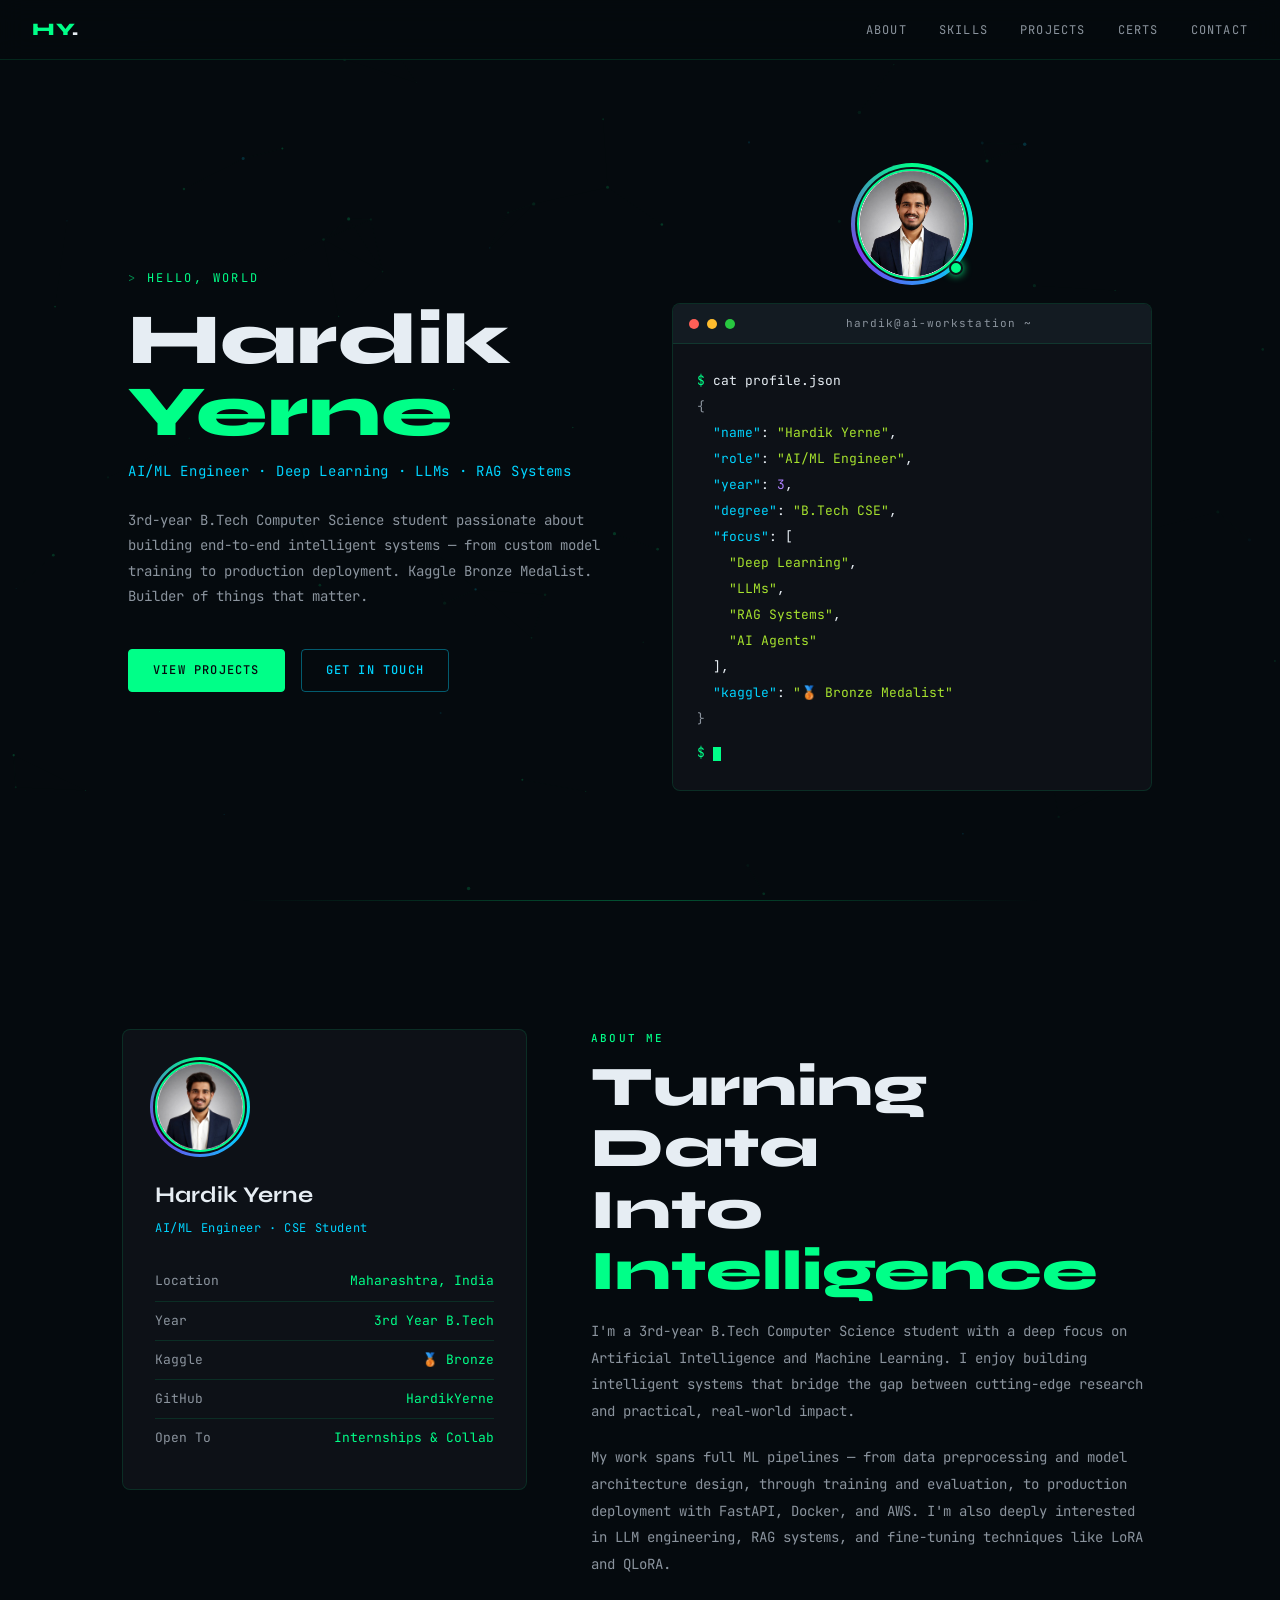
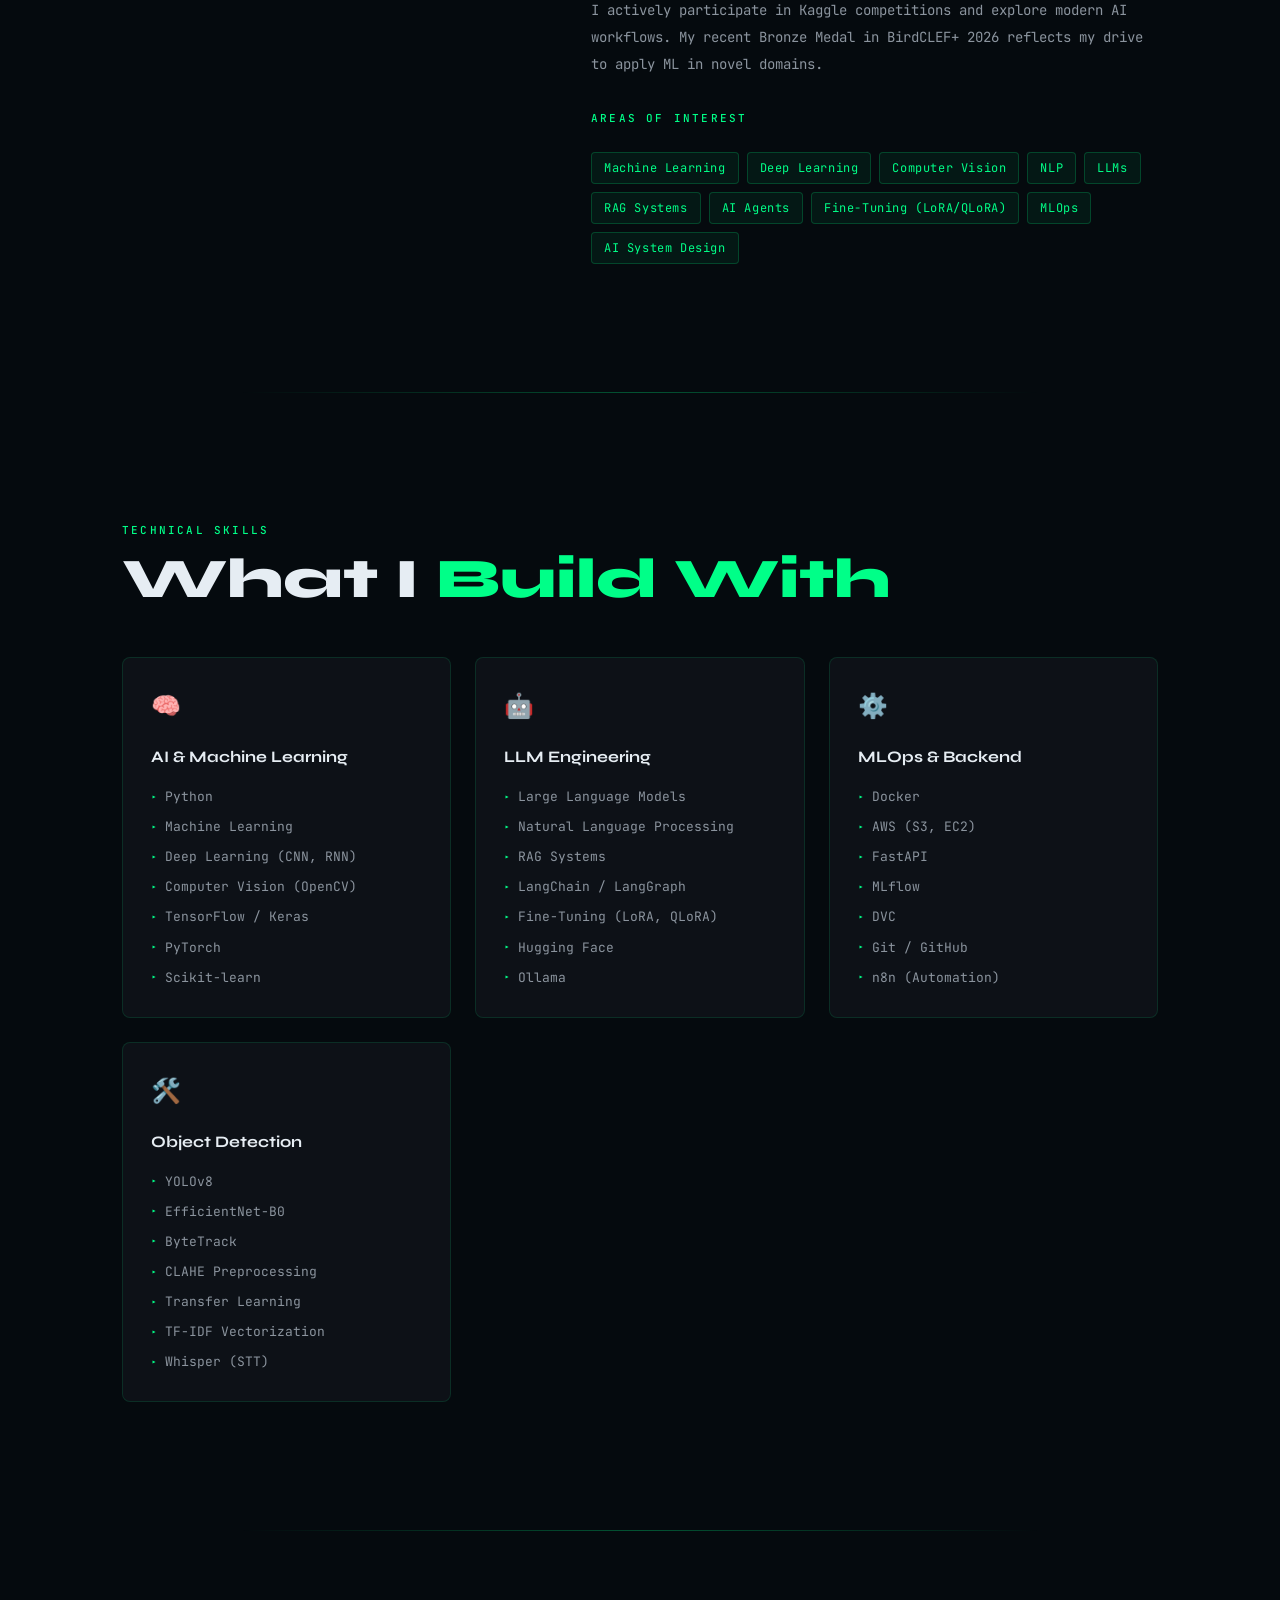
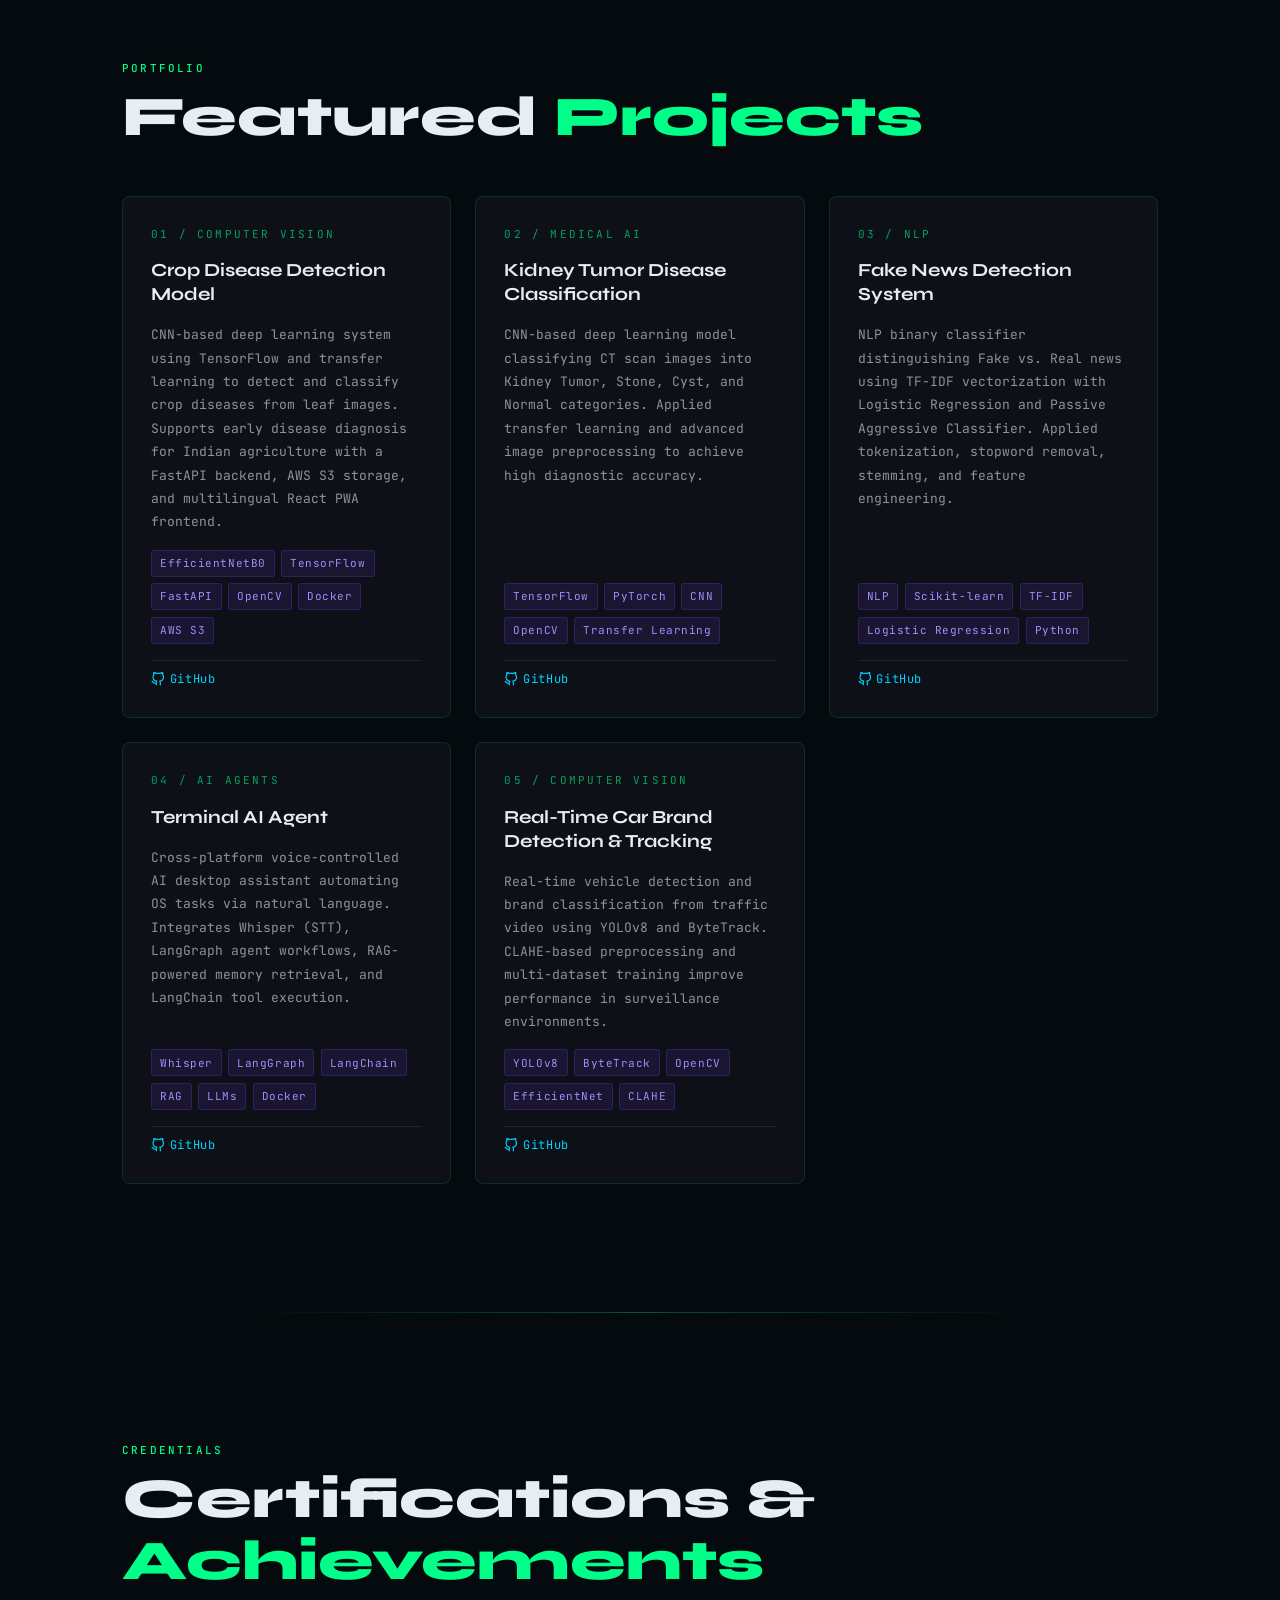
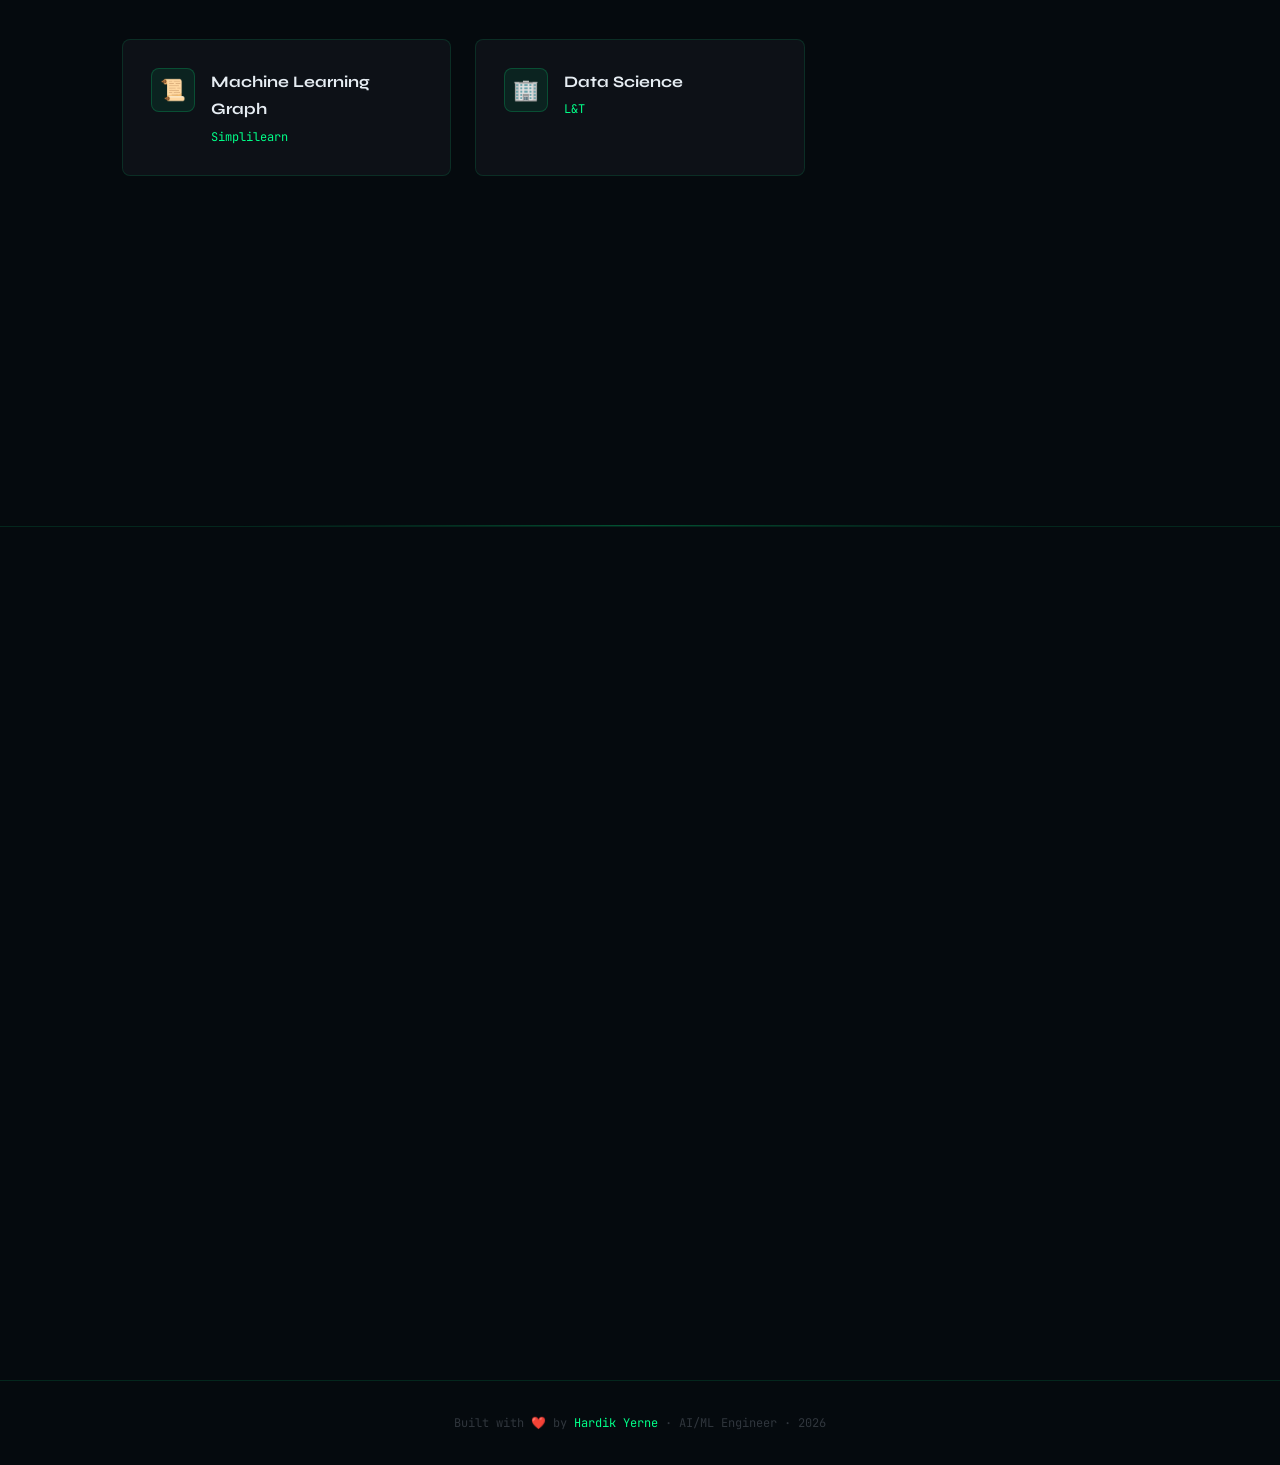
<file: index.html>
<!DOCTYPE html>
<html lang="en">
<head>
  <meta charset="UTF-8" />
  <meta name="viewport" content="width=device-width, initial-scale=1.0" />
  <title>Hardik Yerne — AI/ML Engineer</title>
  <meta name="description" content="Hardik Yerne - AI/ML Engineer | Deep Learning | LLMs | RAG Systems | AI Agents" />
  <meta name="keywords" content="Hardik Yerne, AI, ML, Deep Learning, LLM, RAG, Computer Vision, Python" />
  <meta name="author" content="Hardik Yerne" />

  <!-- Open Graph -->
  <meta property="og:title" content="Hardik Yerne — AI/ML Engineer" />
  <meta property="og:description" content="3rd year B.Tech CSE student | Deep Learning | LLMs | RAG | Kaggle Bronze Medalist" />
  <meta property="og:type" content="website" />
  <meta property="og:image" content="assets/images/profile.jpg" />

  <!-- Fonts -->
  <link rel="preconnect" href="https://fonts.googleapis.com" />
  <link rel="preconnect" href="https://fonts.gstatic.com" crossorigin />
  <link href="https://fonts.googleapis.com/css2?family=JetBrains+Mono:wght@300;400;500;700&family=Syne:wght@400;600;700;800&display=swap" rel="stylesheet" />

  <!-- Stylesheet -->
  <link rel="stylesheet" href="assets/css/style.css" />

  <style>
    /* ── SOCIAL GRID EXTENSION ── */
    .social-grid {
      display: grid;
      grid-template-columns: repeat(auto-fit, minmax(160px, 1fr));
      gap: 0.75rem;
      margin-bottom: 2.5rem;
    }

    .social-card {
      display: flex;
      align-items: center;
      gap: 0.65rem;
      padding: 0.75rem 1rem;
      background: var(--surface);
      border: 1px solid var(--border);
      border-radius: 8px;
      color: var(--muted);
      text-decoration: none;
      font-size: 12px;
      font-family: var(--mono);
      letter-spacing: 0.04em;
      transition: all 0.2s;
      position: relative;
      overflow: hidden;
    }

    .social-card::before {
      content: '';
      position: absolute;
      inset: 0;
      background: var(--card-color, var(--accent));
      opacity: 0;
      transition: opacity 0.2s;
    }

    .social-card:hover {
      border-color: var(--card-color, var(--accent));
      color: var(--card-color, var(--accent));
      transform: translateY(-2px);
      box-shadow: 0 4px 20px rgba(0,0,0,0.3);
    }

    .social-card:hover::before { opacity: 0.05; }

    .social-card svg {
      width: 17px;
      height: 17px;
      flex-shrink: 0;
      position: relative;
      z-index: 1;
      transition: color 0.2s;
    }

    .social-card span {
      position: relative;
      z-index: 1;
      font-weight: 500;
    }

    .social-card .social-handle {
      font-size: 10px;
      opacity: 0.6;
      display: block;
      margin-top: 1px;
    }

    .social-card-inner {
      display: flex;
      flex-direction: column;
      position: relative;
      z-index: 1;
    }

    /* Gmail CTA */
    .email-cta {
      margin-top: 1rem;
      padding: 1.25rem 2rem;
      background: var(--surface);
      border: 1px solid rgba(0,255,136,0.2);
      border-radius: 10px;
      display: flex;
      align-items: center;
      justify-content: space-between;
      gap: 1rem;
      flex-wrap: wrap;
    }

    .email-cta-left { font-size: 13px; color: var(--muted); }
    .email-cta-left strong { display: block; font-size: 15px; color: var(--text); margin-bottom: 0.2rem; font-family: var(--display); }
    .email-cta-link {
      display: flex;
      align-items: center;
      gap: 0.5rem;
      padding: 0.65rem 1.25rem;
      background: var(--accent);
      color: #050a0e;
      border-radius: 6px;
      font-size: 12px;
      font-weight: 700;
      letter-spacing: 0.08em;
      text-decoration: none;
      text-transform: uppercase;
      transition: all 0.2s;
      white-space: nowrap;
    }
    .email-cta-link:hover { background: transparent; color: var(--accent); border: 1px solid var(--accent); }
    .email-cta-link svg { width: 14px; height: 14px; }
  </style>
</head>
<body>

<canvas id="canvas"></canvas>

<!-- NAV -->
<nav>
  <a href="#home" class="nav-logo">HY<span>.</span></a>
  <ul class="nav-links" id="navLinks">
    <li><a href="#about">About</a></li>
    <li><a href="#skills">Skills</a></li>
    <li><a href="#projects">Projects</a></li>
    <li><a href="#certifications">Certs</a></li>
    <li><a href="#contact">Contact</a></li>
  </ul>
  <button class="nav-hamburger" id="hamburger" aria-label="Menu">
    <span></span><span></span><span></span>
  </button>
</nav>

<!-- HERO -->
<section id="home">
  <div class="container">
    <div class="hero-inner">
      <div class="hero-left">
        <p class="hero-greeting">Hello, World</p>
        <h1 class="hero-name">Hardik<br><span class="highlight">Yerne</span></h1>
        <p class="hero-headline">AI/ML Engineer · Deep Learning · LLMs · RAG Systems</p>
        <p class="hero-bio">
          3rd-year B.Tech Computer Science student passionate about building
          end-to-end intelligent systems — from custom model training to production deployment.
          Kaggle Bronze Medalist. Builder of things that matter.
        </p>
        <div class="hero-cta">
          <a href="#projects" class="btn btn-primary">View Projects</a>
          <a href="#contact" class="btn btn-outline">Get in Touch</a>
        </div>
      </div>
      <div class="hero-right">
        <div class="hero-photo-wrap">
          <div class="hero-avatar-ring"></div>
          <img src="assets/images/profile.jpg" alt="Hardik Yerne" class="hero-avatar-img" />
          <div class="hero-status-dot"></div>
        </div>
        <div class="hero-terminal">
          <div class="terminal-bar">
            <div class="dot dot-r"></div>
            <div class="dot dot-y"></div>
            <div class="dot dot-g"></div>
            <span class="terminal-title">hardik@ai-workstation ~ </span>
          </div>
          <div class="terminal-body">
            <div><span class="t-prompt">$ </span><span class="t-cmd">cat profile.json</span></div>
            <div class="t-out">{</div>
            <div>&nbsp;&nbsp;<span class="t-key">"name"</span>: <span class="t-str">"Hardik Yerne"</span>,</div>
            <div>&nbsp;&nbsp;<span class="t-key">"role"</span>: <span class="t-str">"AI/ML Engineer"</span>,</div>
            <div>&nbsp;&nbsp;<span class="t-key">"year"</span>: <span class="t-num">3</span>,</div>
            <div>&nbsp;&nbsp;<span class="t-key">"degree"</span>: <span class="t-str">"B.Tech CSE"</span>,</div>
            <div>&nbsp;&nbsp;<span class="t-key">"focus"</span>: [</div>
            <div>&nbsp;&nbsp;&nbsp;&nbsp;<span class="t-str">"Deep Learning"</span>,</div>
            <div>&nbsp;&nbsp;&nbsp;&nbsp;<span class="t-str">"LLMs"</span>,</div>
            <div>&nbsp;&nbsp;&nbsp;&nbsp;<span class="t-str">"RAG Systems"</span>,</div>
            <div>&nbsp;&nbsp;&nbsp;&nbsp;<span class="t-str">"AI Agents"</span></div>
            <div>&nbsp;&nbsp;],</div>
            <div>&nbsp;&nbsp;<span class="t-key">"kaggle"</span>: <span class="t-str">"🥉 Bronze Medalist"</span></div>
            <div class="t-out">}</div>
            <div style="margin-top:0.5rem"><span class="t-prompt">$ </span><span class="t-cursor"></span></div>
          </div>
        </div>
      </div>
    </div>
  </div>
</section>

<div class="glow-line"></div>

<!-- ABOUT -->
<section id="about">
  <div class="container">
    <div class="about-grid">
      <div class="about-card fade-in">
        <div class="about-avatar-wrap">
          <div class="avatar-ring"></div>
          <img src="assets/images/profile.jpg" alt="Hardik Yerne" class="about-avatar-img" />
        </div>
        <div class="about-name">Hardik Yerne</div>
        <div class="about-role">AI/ML Engineer · CSE Student</div>
        <div class="about-stat"><span class="about-stat-key">Location</span><span class="about-stat-val">Maharashtra, India</span></div>
        <div class="about-stat"><span class="about-stat-key">Year</span><span class="about-stat-val">3rd Year B.Tech</span></div>
        <div class="about-stat"><span class="about-stat-key">Kaggle</span><span class="about-stat-val">🥉 Bronze</span></div>
        <div class="about-stat"><span class="about-stat-key">GitHub</span><span class="about-stat-val">HardikYerne</span></div>
        <div class="about-stat"><span class="about-stat-key">Open To</span><span class="about-stat-val">Internships & Collab</span></div>
      </div>

      <div class="about-content">
        <p class="section-label fade-in">About Me</p>
        <h2 class="section-title fade-in">Turning Data<br>Into <span style="color:var(--accent)">Intelligence</span></h2>
        <p class="fade-in" style="color:var(--muted);line-height:1.9;margin-bottom:1.25rem">
          I'm a 3rd-year B.Tech Computer Science student with a deep focus on Artificial Intelligence
          and Machine Learning. I enjoy building intelligent systems that bridge the gap between
          cutting-edge research and practical, real-world impact.
        </p>
        <p class="fade-in" style="color:var(--muted);line-height:1.9;margin-bottom:1.25rem">
          My work spans full ML pipelines — from data preprocessing and model architecture design,
          through training and evaluation, to production deployment with FastAPI, Docker, and AWS.
          I'm also deeply interested in LLM engineering, RAG systems, and fine-tuning techniques
          like LoRA and QLoRA.
        </p>
        <p class="fade-in" style="color:var(--muted);line-height:1.9;margin-bottom:2rem">
          I actively participate in Kaggle competitions and explore modern AI workflows.
          My recent Bronze Medal in BirdCLEF+ 2026 reflects my drive to apply ML in novel domains.
        </p>
        <div class="fade-in">
          <p class="section-label" style="margin-bottom:0.75rem">Areas of Interest</p>
          <div class="about-interests">
            <span class="tag">Machine Learning</span>
            <span class="tag">Deep Learning</span>
            <span class="tag">Computer Vision</span>
            <span class="tag">NLP</span>
            <span class="tag">LLMs</span>
            <span class="tag">RAG Systems</span>
            <span class="tag">AI Agents</span>
            <span class="tag">Fine-Tuning (LoRA/QLoRA)</span>
            <span class="tag">MLOps</span>
            <span class="tag">AI System Design</span>
          </div>
        </div>
      </div>
    </div>
  </div>
</section>

<div class="glow-line"></div>

<!-- SKILLS -->
<section id="skills">
  <div class="container">
    <p class="section-label fade-in">Technical Skills</p>
    <h2 class="section-title fade-in">What I <span style="color:var(--accent)">Build With</span></h2>
    <div class="skills-grid">
      <div class="skill-category fade-in">
        <div class="skill-cat-icon">🧠</div>
        <div class="skill-cat-title">AI & Machine Learning</div>
        <ul class="skill-list">
          <li class="skill-item">Python</li>
          <li class="skill-item">Machine Learning</li>
          <li class="skill-item">Deep Learning (CNN, RNN)</li>
          <li class="skill-item">Computer Vision (OpenCV)</li>
          <li class="skill-item">TensorFlow / Keras</li>
          <li class="skill-item">PyTorch</li>
          <li class="skill-item">Scikit-learn</li>
        </ul>
      </div>
      <div class="skill-category fade-in">
        <div class="skill-cat-icon">🤖</div>
        <div class="skill-cat-title">LLM Engineering</div>
        <ul class="skill-list">
          <li class="skill-item">Large Language Models</li>
          <li class="skill-item">Natural Language Processing</li>
          <li class="skill-item">RAG Systems</li>
          <li class="skill-item">LangChain / LangGraph</li>
          <li class="skill-item">Fine-Tuning (LoRA, QLoRA)</li>
          <li class="skill-item">Hugging Face</li>
          <li class="skill-item">Ollama</li>
        </ul>
      </div>
      <div class="skill-category fade-in">
        <div class="skill-cat-icon">⚙️</div>
        <div class="skill-cat-title">MLOps & Backend</div>
        <ul class="skill-list">
          <li class="skill-item">Docker</li>
          <li class="skill-item">AWS (S3, EC2)</li>
          <li class="skill-item">FastAPI</li>
          <li class="skill-item">MLflow</li>
          <li class="skill-item">DVC</li>
          <li class="skill-item">Git / GitHub</li>
          <li class="skill-item">n8n (Automation)</li>
        </ul>
      </div>
      <div class="skill-category fade-in">
        <div class="skill-cat-icon">🛠️</div>
        <div class="skill-cat-title">Object Detection</div>
        <ul class="skill-list">
          <li class="skill-item">YOLOv8</li>
          <li class="skill-item">EfficientNet-B0</li>
          <li class="skill-item">ByteTrack</li>
          <li class="skill-item">CLAHE Preprocessing</li>
          <li class="skill-item">Transfer Learning</li>
          <li class="skill-item">TF-IDF Vectorization</li>
          <li class="skill-item">Whisper (STT)</li>
        </ul>
      </div>
    </div>
  </div>
</section>

<div class="glow-line"></div>

<!-- PROJECTS -->
<section id="projects">
  <div class="container">
    <p class="section-label fade-in">Portfolio</p>
    <h2 class="section-title fade-in">Featured <span style="color:var(--accent)">Projects</span></h2>
    <div class="projects-grid">

      <div class="project-card fade-in">
        <div class="project-num">01 / COMPUTER VISION</div>
        <div class="project-title">Crop Disease Detection Model</div>
        <p class="project-desc">CNN-based deep learning system using TensorFlow and transfer learning to detect and classify crop diseases from leaf images. Supports early disease diagnosis for Indian agriculture with a FastAPI backend, AWS S3 storage, and multilingual React PWA frontend.</p>
        <div class="project-stack">
          <span class="stack-tag">EfficientNetB0</span><span class="stack-tag">TensorFlow</span><span class="stack-tag">FastAPI</span><span class="stack-tag">OpenCV</span><span class="stack-tag">Docker</span><span class="stack-tag">AWS S3</span>
        </div>
        <div class="project-links">
          <a class="project-link" href="https://github.com/HardikYerne/crop-disease-detector" target="_blank" rel="noopener">
            <svg viewBox="0 0 24 24"><path d="M9 19c-5 1.5-5-2.5-7-3m14 6v-3.87a3.37 3.37 0 0 0-.94-2.61c3.14-.35 6.44-1.54 6.44-7A5.44 5.44 0 0 0 20 4.77 5.07 5.07 0 0 0 19.91 1S18.73.65 16 2.48a13.38 13.38 0 0 0-7 0C6.27.65 5.09 1 5.09 1A5.07 5.07 0 0 0 5 4.77a5.44 5.44 0 0 0-1.5 3.78c0 5.42 3.3 6.61 6.44 7A3.37 3.37 0 0 0 9 18.13V22"/></svg>
            GitHub
          </a>
        </div>
      </div>

      <div class="project-card fade-in">
        <div class="project-num">02 / MEDICAL AI</div>
        <div class="project-title">Kidney Tumor Disease Classification</div>
        <p class="project-desc">CNN-based deep learning model classifying CT scan images into Kidney Tumor, Stone, Cyst, and Normal categories. Applied transfer learning and advanced image preprocessing to achieve high diagnostic accuracy.</p>
        <div class="project-stack">
          <span class="stack-tag">TensorFlow</span><span class="stack-tag">PyTorch</span><span class="stack-tag">CNN</span><span class="stack-tag">OpenCV</span><span class="stack-tag">Transfer Learning</span>
        </div>
        <div class="project-links">
          <a class="project-link" href="https://github.com/HardikYerne/kidney_Tumor_Classification" target="_blank" rel="noopener">
            <svg viewBox="0 0 24 24"><path d="M9 19c-5 1.5-5-2.5-7-3m14 6v-3.87a3.37 3.37 0 0 0-.94-2.61c3.14-.35 6.44-1.54 6.44-7A5.44 5.44 0 0 0 20 4.77 5.07 5.07 0 0 0 19.91 1S18.73.65 16 2.48a13.38 13.38 0 0 0-7 0C6.27.65 5.09 1 5.09 1A5.07 5.07 0 0 0 5 4.77a5.44 5.44 0 0 0-1.5 3.78c0 5.42 3.3 6.61 6.44 7A3.37 3.37 0 0 0 9 18.13V22"/></svg>
            GitHub
          </a>
        </div>
      </div>

      <div class="project-card fade-in">
        <div class="project-num">03 / NLP</div>
        <div class="project-title">Fake News Detection System</div>
        <p class="project-desc">NLP binary classifier distinguishing Fake vs. Real news using TF-IDF vectorization with Logistic Regression and Passive Aggressive Classifier. Applied tokenization, stopword removal, stemming, and feature engineering.</p>
        <div class="project-stack">
          <span class="stack-tag">NLP</span><span class="stack-tag">Scikit-learn</span><span class="stack-tag">TF-IDF</span><span class="stack-tag">Logistic Regression</span><span class="stack-tag">Python</span>
        </div>
        <div class="project-links">
          <a class="project-link" href="https://github.com/HardikYerne/Fake-News-Detection" target="_blank" rel="noopener">
            <svg viewBox="0 0 24 24"><path d="M9 19c-5 1.5-5-2.5-7-3m14 6v-3.87a3.37 3.37 0 0 0-.94-2.61c3.14-.35 6.44-1.54 6.44-7A5.44 5.44 0 0 0 20 4.77 5.07 5.07 0 0 0 19.91 1S18.73.65 16 2.48a13.38 13.38 0 0 0-7 0C6.27.65 5.09 1 5.09 1A5.07 5.07 0 0 0 5 4.77a5.44 5.44 0 0 0-1.5 3.78c0 5.42 3.3 6.61 6.44 7A3.37 3.37 0 0 0 9 18.13V22"/></svg>
            GitHub
          </a>
        </div>
      </div>

      <div class="project-card fade-in">
        <div class="project-num">04 / AI AGENTS</div>
        <div class="project-title">Terminal AI Agent</div>
        <p class="project-desc">Cross-platform voice-controlled AI desktop assistant automating OS tasks via natural language. Integrates Whisper (STT), LangGraph agent workflows, RAG-powered memory retrieval, and LangChain tool execution.</p>
        <div class="project-stack">
          <span class="stack-tag">Whisper</span><span class="stack-tag">LangGraph</span><span class="stack-tag">LangChain</span><span class="stack-tag">RAG</span><span class="stack-tag">LLMs</span><span class="stack-tag">Docker</span>
        </div>
        <div class="project-links">
          <a class="project-link" href="https://github.com/HardikYerne/Terminal-AI-Agent" target="_blank" rel="noopener">
            <svg viewBox="0 0 24 24"><path d="M9 19c-5 1.5-5-2.5-7-3m14 6v-3.87a3.37 3.37 0 0 0-.94-2.61c3.14-.35 6.44-1.54 6.44-7A5.44 5.44 0 0 0 20 4.77 5.07 5.07 0 0 0 19.91 1S18.73.65 16 2.48a13.38 13.38 0 0 0-7 0C6.27.65 5.09 1 5.09 1A5.07 5.07 0 0 0 5 4.77a5.44 5.44 0 0 0-1.5 3.78c0 5.42 3.3 6.61 6.44 7A3.37 3.37 0 0 0 9 18.13V22"/></svg>
            GitHub
          </a>
        </div>
      </div>

      <div class="project-card fade-in">
        <div class="project-num">05 / COMPUTER VISION</div>
        <div class="project-title">Real-Time Car Brand Detection & Tracking</div>
        <p class="project-desc">Real-time vehicle detection and brand classification from traffic video using YOLOv8 and ByteTrack. CLAHE-based preprocessing and multi-dataset training improve performance in surveillance environments.</p>
        <div class="project-stack">
          <span class="stack-tag">YOLOv8</span><span class="stack-tag">ByteTrack</span><span class="stack-tag">OpenCV</span><span class="stack-tag">EfficientNet</span><span class="stack-tag">CLAHE</span>
        </div>
        <div class="project-links">
          <a class="project-link" href="https://github.com/HardikYerne/Car-Model-Detection-and-Classification-System" target="_blank" rel="noopener">
            <svg viewBox="0 0 24 24"><path d="M9 19c-5 1.5-5-2.5-7-3m14 6v-3.87a3.37 3.37 0 0 0-.94-2.61c3.14-.35 6.44-1.54 6.44-7A5.44 5.44 0 0 0 20 4.77 5.07 5.07 0 0 0 19.91 1S18.73.65 16 2.48a13.38 13.38 0 0 0-7 0C6.27.65 5.09 1 5.09 1A5.07 5.07 0 0 0 5 4.77a5.44 5.44 0 0 0-1.5 3.78c0 5.42 3.3 6.61 6.44 7A3.37 3.37 0 0 0 9 18.13V22"/></svg>
            GitHub
          </a>
        </div>
      </div>

    </div>
  </div>
</section>

<div class="glow-line"></div>

<!-- CERTIFICATIONS & ACHIEVEMENTS -->
<section id="certifications">
  <div class="container">
    <p class="section-label fade-in">Credentials</p>
    <h2 class="section-title fade-in">Certifications &amp; <span style="color:var(--accent)">Achievements</span></h2>
    <div class="certs-grid" style="margin-bottom:3rem">
      <div class="cert-card fade-in">
        <div class="cert-icon">📜</div>
        <div class="cert-body"><div class="cert-name">Machine Learning Graph</div><div class="cert-issuer">Simplilearn</div></div>
      </div>
      <div class="cert-card fade-in">
        <div class="cert-icon">🏢</div>
        <div class="cert-body"><div class="cert-name">Data Science</div><div class="cert-issuer">L&amp;T</div></div>
      </div>
      <div class="cert-card fade-in">
        <div class="cert-icon">🐦</div>
        <div class="cert-body"><div class="cert-name">BirdCLEF+ 2026</div><div class="cert-issuer">Kaggle</div></div>
      </div>
    </div>
    <p class="section-label fade-in" style="margin-bottom:1.5rem">Achievements</p>
    <div class="achievements-grid">
      <div class="achievement-card fade-in">
        <div class="achievement-medal">🥉</div>
        <div>
          <div class="achievement-title">BirdCLEF+ 2026 Bronze Medalist</div>
          <div class="achievement-desc">Kaggle Competition — Audio classification for bird species recognition</div>
        </div>
      </div>
      <div class="achievement-card fade-in">
        <div class="achievement-medal">🏆</div>
        <div>
          <div class="achievement-title">NVIDIA Nemotron Reasoning Challenge</div>
          <div class="achievement-desc">Kaggle Competition — Model reasoning benchmark using NVIDIA's Nemotron LLM</div>
        </div>
      </div>
    </div>
  </div>
</section>

<div class="glow-line"></div>

<!-- CONTACT -->
<section id="contact">
  <div class="container">
    <div class="contact-inner">
      <p class="section-label fade-in">Get In Touch</p>
      <h2 class="section-title fade-in" style="font-size:clamp(2rem,5vw,3rem)">
        Let's Build<br><span style="color:var(--accent)">Something Together</span>
      </h2>
      <p class="contact-tagline fade-in">
        Open to internships, research collaborations, and interesting AI/ML projects.
        If you have a problem that machine learning can solve, I'd love to talk.
      </p>

      <!-- SOCIAL GRID -->
      <div class="social-grid fade-in">

        <!-- GitHub -->
        <a class="social-card" href="https://github.com/HardikYerne" target="_blank" rel="noopener" style="--card-color:#e6edf3">
          <svg viewBox="0 0 24 24" fill="none" stroke="currentColor" stroke-width="2" stroke-linecap="round" stroke-linejoin="round"><path d="M9 19c-5 1.5-5-2.5-7-3m14 6v-3.87a3.37 3.37 0 0 0-.94-2.61c3.14-.35 6.44-1.54 6.44-7A5.44 5.44 0 0 0 20 4.77 5.07 5.07 0 0 0 19.91 1S18.73.65 16 2.48a13.38 13.38 0 0 0-7 0C6.27.65 5.09 1 5.09 1A5.07 5.07 0 0 0 5 4.77a5.44 5.44 0 0 0-1.5 3.78c0 5.42 3.3 6.61 6.44 7A3.37 3.37 0 0 0 9 18.13V22"/></svg>
          <div class="social-card-inner"><span>GitHub</span><span class="social-handle">HardikYerne</span></div>
        </a>

        <!-- LinkedIn -->
        <a class="social-card" href="https://linkedin.com/in/hardik-yerne-a96440336/" target="_blank" rel="noopener" style="--card-color:#0a66c2">
          <svg viewBox="0 0 24 24" fill="none" stroke="currentColor" stroke-width="2" stroke-linecap="round" stroke-linejoin="round"><path d="M16 8a6 6 0 0 1 6 6v7h-4v-7a2 2 0 0 0-2-2 2 2 0 0 0-2 2v7h-4v-7a6 6 0 0 1 6-6z"/><rect x="2" y="9" width="4" height="12"/><circle cx="4" cy="4" r="2"/></svg>
          <div class="social-card-inner"><span>LinkedIn</span><span class="social-handle">hardik-yerne</span></div>
        </a>

        <!-- Kaggle -->
        <a class="social-card" href="https://www.kaggle.com/hardikyerne" target="_blank" rel="noopener" style="--card-color:#20beff">
          <svg viewBox="0 0 24 24" fill="none" stroke="currentColor" stroke-width="2" stroke-linecap="round" stroke-linejoin="round"><path d="M12 2L2 7l10 5 10-5-10-5z"/><path d="M2 17l10 5 10-5"/><path d="M2 12l10 5 10-5"/></svg>
          <div class="social-card-inner"><span>Kaggle</span><span class="social-handle">🥉 Bronze Medalist</span></div>
        </a>

        <!-- Medium -->
        <a class="social-card" href="https://medium.com/@hardikyerne03" target="_blank" rel="noopener" style="--card-color:#00ab6c">
          <svg viewBox="0 0 24 24" fill="none" stroke="currentColor" stroke-width="2" stroke-linecap="round" stroke-linejoin="round"><rect x="3" y="3" width="18" height="18" rx="2"/><path d="M7 7h10M7 12h10M7 17h6"/></svg>
          <div class="social-card-inner"><span>Medium</span><span class="social-handle">@hardikyerne03</span></div>
        </a>

        <!-- HackerRank -->
        <a class="social-card" href="https://www.hackerrank.com/profile/hardikyerne03" target="_blank" rel="noopener" style="--card-color:#00ea64">
          <svg viewBox="0 0 24 24" fill="none" stroke="currentColor" stroke-width="2" stroke-linecap="round" stroke-linejoin="round"><polyline points="16 18 22 12 16 6"/><polyline points="8 6 2 12 8 18"/></svg>
          <div class="social-card-inner"><span>HackerRank</span><span class="social-handle">hardikyerne03</span></div>
        </a>

        <!-- LeetCode -->
        <a class="social-card" href="https://leetcode.com/u/HardikYerne/" target="_blank" rel="noopener" style="--card-color:#ffa116">
          <svg viewBox="0 0 24 24" fill="none" stroke="currentColor" stroke-width="2" stroke-linecap="round" stroke-linejoin="round"><path d="M12 20h9"/><path d="M16.5 3.5a2.121 2.121 0 0 1 3 3L7 19l-4 1 1-4L16.5 3.5z"/></svg>
          <div class="social-card-inner"><span>LeetCode</span><span class="social-handle">HardikYerne</span></div>
        </a>

        <!-- X / Twitter -->
        <a class="social-card" href="https://x.com/HardikYerne" target="_blank" rel="noopener" style="--card-color:#e7e9ea">
          <svg viewBox="0 0 24 24" fill="currentColor" stroke="none"><path d="M18.244 2.25h3.308l-7.227 8.26 8.502 11.24H16.17l-5.214-6.817L4.99 21.75H1.68l7.73-8.835L1.254 2.25H8.08l4.713 6.231zm-1.161 17.52h1.833L7.084 4.126H5.117z"/></svg>
          <div class="social-card-inner"><span>X (Twitter)</span><span class="social-handle">@HardikYerne</span></div>
        </a>

        <!-- Bluesky -->
        <a class="social-card" href="https://bsky.app/profile/hardikyerne03.bsky.social" target="_blank" rel="noopener" style="--card-color:#0085ff">
          <svg viewBox="0 0 24 24" fill="none" stroke="currentColor" stroke-width="2" stroke-linecap="round" stroke-linejoin="round"><path d="M12 2C6.48 2 2 6.48 2 12s4.48 10 10 10 10-4.48 10-10S17.52 2 12 2z"/><path d="M8 12s1-3 4-3 4 3 4 3-1 3-4 3-4-3-4-3z"/></svg>
          <div class="social-card-inner"><span>Bluesky</span><span class="social-handle">hardikyerne03</span></div>
        </a>

        <!-- Reddit -->
        <a class="social-card" href="https://www.reddit.com/user/HardikYerne03/" target="_blank" rel="noopener" style="--card-color:#ff4500">
          <svg viewBox="0 0 24 24" fill="none" stroke="currentColor" stroke-width="2" stroke-linecap="round" stroke-linejoin="round"><circle cx="12" cy="12" r="10"/><path d="M8 13.5c0 1 1.79 2 4 2s4-1 4-2"/><circle cx="9" cy="11" r="1"/><circle cx="15" cy="11" r="1"/><path d="M16.5 7.5a1.5 1.5 0 1 1 0-3 1.5 1.5 0 0 1 0 3z"/><path d="M16 7l-1-3"/></svg>
          <div class="social-card-inner"><span>Reddit</span><span class="social-handle">HardikYerne03</span></div>
        </a>

        <!-- Discord -->
        <a class="social-card" href="https://discord.com/channels/1116803230643527710/1118241342150156410" target="_blank" rel="noopener" style="--card-color:#5865f2">
          <svg viewBox="0 0 24 24" fill="none" stroke="currentColor" stroke-width="2" stroke-linecap="round" stroke-linejoin="round"><path d="M20.317 4.37a19.791 19.791 0 0 0-4.885-1.515.074.074 0 0 0-.079.037c-.21.375-.444.864-.608 1.25a18.27 18.27 0 0 0-5.487 0 12.64 12.64 0 0 0-.617-1.25.077.077 0 0 0-.079-.037A19.736 19.736 0 0 0 3.677 4.37a.07.07 0 0 0-.032.027C.533 9.046-.32 13.58.099 18.057a.082.082 0 0 0 .031.057 19.9 19.9 0 0 0 5.993 3.03.078.078 0 0 0 .084-.028c.462-.63.874-1.295 1.226-1.994a.076.076 0 0 0-.041-.106 13.107 13.107 0 0 1-1.872-.892.077.077 0 0 1-.008-.128 10.2 10.2 0 0 0 .372-.292.074.074 0 0 1 .077-.01c3.928 1.793 8.18 1.793 12.062 0a.074.074 0 0 1 .078.01c.12.098.246.198.373.292a.077.077 0 0 1-.006.127 12.299 12.299 0 0 1-1.873.892.077.077 0 0 0-.041.107c.36.698.772 1.362 1.225 1.993a.076.076 0 0 0 .084.028 19.839 19.839 0 0 0 6.002-3.03.077.077 0 0 0 .032-.054c.5-5.177-.838-9.674-3.549-13.66a.061.061 0 0 0-.031-.03z"/></svg>
          <div class="social-card-inner"><span>Discord</span><span class="social-handle">Join Server</span></div>
        </a>

        <!-- Instagram -->
        <a class="social-card" href="https://www.instagram.com/hardiii05/" target="_blank" rel="noopener" style="--card-color:#e1306c">
          <svg viewBox="0 0 24 24" fill="none" stroke="currentColor" stroke-width="2" stroke-linecap="round" stroke-linejoin="round"><rect x="2" y="2" width="20" height="20" rx="5" ry="5"/><path d="M16 11.37A4 4 0 1 1 12.63 8 4 4 0 0 1 16 11.37z"/><line x1="17.5" y1="6.5" x2="17.51" y2="6.5"/></svg>
          <div class="social-card-inner"><span>Instagram</span><span class="social-handle">@hardiii05</span></div>
        </a>

      </div>

      <!-- EMAIL CTA -->
      <div class="email-cta fade-in">
        <div class="email-cta-left">
          <strong>Drop me an email</strong>
          hardikyerne03@gmail.com
        </div>
        <a class="email-cta-link" href="mailto:hardikyerne03@gmail.com">
          <svg viewBox="0 0 24 24" fill="none" stroke="currentColor" stroke-width="2" stroke-linecap="round" stroke-linejoin="round"><path d="M4 4h16c1.1 0 2 .9 2 2v12c0 1.1-.9 2-2 2H4c-1.1 0-2-.9-2-2V6c0-1.1.9-2 2-2z"/><polyline points="22,6 12,13 2,6"/></svg>
          Send Email
        </a>
      </div>

    </div>
  </div>
</section>

<footer>
  <p>Built with ❤️ by <span>Hardik Yerne</span> · AI/ML Engineer · 2026</p>
</footer>

<script src="assets/js/main.js"></script>
</body>
</html>
</file>
<file: assets/css/style.css>
:root {
  --bg: #050a0e;
  --surface: #0d1117;
  --surface2: #131b22;
  --surface3: #1a2332;
  --border: rgba(0,255,136,0.12);
  --border2: rgba(0,255,136,0.25);
  --accent: #00ff88;
  --accent2: #00d4ff;
  --accent3: #7c3aed;
  --text: #e6edf3;
  --muted: #8b949e;
  --dim: #30363d;
  --mono: 'JetBrains Mono', monospace;
  --display: 'Syne', sans-serif;
}

*, *::before, *::after { margin: 0; padding: 0; box-sizing: border-box; }
html { scroll-behavior: smooth; }

body {
  background: var(--bg);
  color: var(--text);
  font-family: var(--mono);
  font-size: 14px;
  line-height: 1.7;
  overflow-x: hidden;
}

/* Scrollbar */
::-webkit-scrollbar { width: 4px; }
::-webkit-scrollbar-track { background: var(--bg); }
::-webkit-scrollbar-thumb { background: var(--accent); border-radius: 2px; }

/* ── CANVAS ── */
#canvas {
  position: fixed;
  inset: 0;
  pointer-events: none;
  z-index: 0;
  opacity: 0.35;
}

/* ── NAV ── */
nav {
  position: fixed;
  top: 0; left: 0; right: 0;
  z-index: 100;
  padding: 0 2rem;
  height: 60px;
  display: flex;
  align-items: center;
  justify-content: space-between;
  background: rgba(5,10,14,0.85);
  backdrop-filter: blur(12px);
  border-bottom: 1px solid var(--border);
}

.nav-logo {
  font-family: var(--display);
  font-weight: 800;
  font-size: 1.1rem;
  color: var(--accent);
  letter-spacing: 0.05em;
  text-decoration: none;
}
.nav-logo span { color: var(--text); }

.nav-links {
  display: flex;
  gap: 2rem;
  list-style: none;
}

.nav-links a {
  color: var(--muted);
  text-decoration: none;
  font-size: 12px;
  letter-spacing: 0.1em;
  text-transform: uppercase;
  transition: color 0.2s;
  position: relative;
}

.nav-links a::after {
  content: '';
  position: absolute;
  bottom: -4px; left: 0; right: 0;
  height: 1px;
  background: var(--accent);
  transform: scaleX(0);
  transition: transform 0.2s;
}
.nav-links a:hover { color: var(--accent); }
.nav-links a:hover::after { transform: scaleX(1); }

.nav-hamburger {
  display: none;
  flex-direction: column;
  gap: 5px;
  cursor: pointer;
  background: none;
  border: none;
}
.nav-hamburger span {
  display: block;
  width: 24px;
  height: 2px;
  background: var(--accent);
  transition: all 0.3s;
}

/* ── SECTIONS ── */
section { position: relative; z-index: 1; }

.container {
  max-width: 1100px;
  margin: 0 auto;
  padding: 0 2rem;
}

.section-label {
  font-size: 11px;
  letter-spacing: 0.2em;
  text-transform: uppercase;
  color: var(--accent);
  margin-bottom: 0.5rem;
  font-weight: 500;
}

.section-title {
  font-family: var(--display);
  font-size: clamp(2rem, 5vw, 3.5rem);
  font-weight: 800;
  line-height: 1.1;
  margin-bottom: 1rem;
}

/* ── HERO ── */
#home {
  min-height: 100vh;
  display: flex;
  align-items: center;
  padding-top: 60px;
}

.hero-inner {
  display: grid;
  grid-template-columns: 1fr 1fr;
  gap: 4rem;
  align-items: center;
}

.hero-greeting {
  font-size: 12px;
  letter-spacing: 0.2em;
  text-transform: uppercase;
  color: var(--accent);
  margin-bottom: 1rem;
}
.hero-greeting::before { content: '> '; opacity: 0.5; }

.hero-name {
  font-family: var(--display);
  font-size: clamp(2.5rem, 6vw, 4.5rem);
  font-weight: 800;
  line-height: 1;
  margin-bottom: 0.75rem;
  color: var(--text);
}
.hero-name .highlight { color: var(--accent); }

.hero-headline {
  font-size: 14px;
  color: var(--accent2);
  margin-bottom: 1.5rem;
  letter-spacing: 0.05em;
}

.hero-bio {
  font-size: 14px;
  color: var(--muted);
  line-height: 1.8;
  max-width: 480px;
  margin-bottom: 2.5rem;
}

.hero-cta { display: flex; gap: 1rem; flex-wrap: wrap; }

.btn {
  padding: 0.65rem 1.5rem;
  font-family: var(--mono);
  font-size: 12px;
  font-weight: 500;
  letter-spacing: 0.1em;
  text-transform: uppercase;
  text-decoration: none;
  border-radius: 4px;
  transition: all 0.2s;
  cursor: pointer;
}
.btn-primary { background: var(--accent); color: #050a0e; border: 1px solid var(--accent); }
.btn-primary:hover { background: transparent; color: var(--accent); box-shadow: 0 0 20px rgba(0,255,136,0.2); }
.btn-outline { background: transparent; color: var(--accent2); border: 1px solid rgba(0,212,255,0.4); }
.btn-outline:hover { background: rgba(0,212,255,0.08); border-color: var(--accent2); }

/* ── HERO PHOTO ── */
.hero-photo-wrap {
  position: relative;
  width: 110px;
  height: 110px;
  margin: 0 auto 1.5rem auto;
}

.hero-avatar-ring {
  position: absolute;
  inset: -6px;
  border-radius: 50%;
  background: conic-gradient(var(--accent), var(--accent2), var(--accent3), var(--accent));
  animation: spin-ring 3s linear infinite;
  z-index: 0;
}
.hero-avatar-ring::after {
  content: '';
  position: absolute;
  inset: 4px;
  border-radius: 50%;
  background: var(--surface);
}

.hero-avatar-img {
  width: 110px;
  height: 110px;
  border-radius: 50%;
  object-fit: cover;
  object-position: center top;
  border: 2px solid var(--accent);
  display: block;
  position: relative;
  z-index: 1;
  filter: brightness(1.05) contrast(1.05);
}

.hero-status-dot {
  position: absolute;
  bottom: 4px; right: 4px;
  width: 14px; height: 14px;
  border-radius: 50%;
  background: var(--accent);
  border: 2px solid var(--surface);
  z-index: 2;
  box-shadow: 0 0 8px var(--accent);
  animation: pulse-dot 2s ease-in-out infinite;
}

@keyframes spin-ring { from { transform: rotate(0deg); } to { transform: rotate(360deg); } }
@keyframes pulse-dot {
  0%, 100% { box-shadow: 0 0 8px var(--accent); }
  50% { box-shadow: 0 0 16px var(--accent), 0 0 24px var(--accent); }
}
@keyframes blink { 0%,100%{opacity:1} 50%{opacity:0} }

/* ── HERO TERMINAL ── */
.hero-terminal {
  background: var(--surface);
  border: 1px solid var(--border);
  border-radius: 8px;
  overflow: hidden;
}

.terminal-bar {
  background: var(--surface2);
  padding: 0.65rem 1rem;
  display: flex;
  align-items: center;
  gap: 0.5rem;
  border-bottom: 1px solid var(--border);
}

.dot { width: 10px; height: 10px; border-radius: 50%; }
.dot-r { background: #ff5f57; }
.dot-y { background: #ffbd2e; }
.dot-g { background: #28c840; }

.terminal-title {
  margin-left: auto;
  margin-right: auto;
  font-size: 11px;
  color: var(--muted);
  letter-spacing: 0.1em;
}

.terminal-body { padding: 1.5rem; font-size: 13px; line-height: 2; }
.t-prompt { color: var(--accent); }
.t-cmd { color: var(--text); }
.t-out { color: var(--muted); }
.t-key { color: var(--accent2); }
.t-str { color: #a6e22e; }
.t-num { color: #ae81ff; }
.t-cursor {
  display: inline-block;
  width: 8px; height: 14px;
  background: var(--accent);
  vertical-align: middle;
  animation: blink 1s step-end infinite;
}

/* ── ABOUT ── */
#about { padding: 8rem 0; }

.about-grid {
  display: grid;
  grid-template-columns: 1fr 1.4fr;
  gap: 4rem;
  align-items: start;
}

.about-card {
  background: var(--surface);
  border: 1px solid var(--border);
  border-radius: 8px;
  padding: 2rem;
  position: sticky;
  top: 80px;
}

/* About avatar with spinning ring */
.about-avatar-wrap {
  position: relative;
  width: 90px;
  height: 90px;
  margin-bottom: 1.5rem;
}

.avatar-ring {
  position: absolute;
  inset: -5px;
  border-radius: 50%;
  background: conic-gradient(var(--accent), var(--accent2), var(--accent3), var(--accent));
  animation: spin-ring 3s linear infinite;
  z-index: 0;
}
.avatar-ring::after {
  content: '';
  position: absolute;
  inset: 3px;
  border-radius: 50%;
  background: var(--surface);
}

.about-avatar-img {
  width: 90px;
  height: 90px;
  border-radius: 50%;
  object-fit: cover;
  object-position: center top;
  border: 2px solid var(--accent);
  display: block;
  position: relative;
  z-index: 1;
  filter: brightness(1.05) contrast(1.05);
}

.about-name {
  font-family: var(--display);
  font-size: 1.4rem;
  font-weight: 700;
  margin-bottom: 0.25rem;
}
.about-role { font-size: 12px; color: var(--accent2); letter-spacing: 0.05em; margin-bottom: 1.5rem; }

.about-stat {
  display: flex;
  justify-content: space-between;
  padding: 0.5rem 0;
  border-bottom: 1px solid var(--border);
  font-size: 13px;
}
.about-stat:last-child { border-bottom: none; }
.about-stat-key { color: var(--muted); }
.about-stat-val { color: var(--accent); }

.about-content h3 {
  font-family: var(--display);
  font-size: 1.5rem;
  font-weight: 700;
  margin-bottom: 1rem;
}

.about-interests { display: flex; flex-wrap: wrap; gap: 0.5rem; margin-top: 1.5rem; }

.tag {
  padding: 0.3rem 0.75rem;
  background: rgba(0,255,136,0.06);
  border: 1px solid rgba(0,255,136,0.2);
  border-radius: 4px;
  font-size: 12px;
  color: var(--accent);
  letter-spacing: 0.05em;
}

/* ── SKILLS ── */
#skills { padding: 8rem 0; }

.skills-grid {
  display: grid;
  grid-template-columns: repeat(auto-fit, minmax(260px, 1fr));
  gap: 1.5rem;
  margin-top: 3rem;
}

.skill-category {
  background: var(--surface);
  border: 1px solid var(--border);
  border-radius: 8px;
  padding: 1.75rem;
  transition: border-color 0.3s, transform 0.3s;
}
.skill-category:hover { border-color: var(--border2); transform: translateY(-3px); }

.skill-cat-icon { font-size: 1.5rem; margin-bottom: 1rem; }
.skill-cat-title {
  font-family: var(--display);
  font-size: 1rem;
  font-weight: 700;
  color: var(--text);
  margin-bottom: 1rem;
}

.skill-list { list-style: none; display: flex; flex-direction: column; gap: 0.5rem; }
.skill-item { display: flex; align-items: center; gap: 0.5rem; font-size: 13px; color: var(--muted); }
.skill-item::before { content: '▸'; color: var(--accent); font-size: 10px; }

/* ── PROJECTS ── */
#projects { padding: 8rem 0; }

.projects-grid {
  display: grid;
  grid-template-columns: repeat(auto-fit, minmax(320px, 1fr));
  gap: 1.5rem;
  margin-top: 3rem;
}

.project-card {
  background: var(--surface);
  border: 1px solid var(--border);
  border-radius: 8px;
  padding: 1.75rem;
  display: flex;
  flex-direction: column;
  gap: 1rem;
  transition: border-color 0.3s, transform 0.3s;
  position: relative;
  overflow: hidden;
}
.project-card::before {
  content: '';
  position: absolute;
  top: 0; left: 0; right: 0;
  height: 2px;
  background: linear-gradient(90deg, var(--accent), var(--accent2));
  opacity: 0;
  transition: opacity 0.3s;
}
.project-card:hover { border-color: var(--border2); transform: translateY(-4px); }
.project-card:hover::before { opacity: 1; }

.project-num { font-size: 11px; color: var(--accent); letter-spacing: 0.2em; opacity: 0.6; }
.project-title { font-family: var(--display); font-size: 1.15rem; font-weight: 700; color: var(--text); line-height: 1.3; }
.project-desc { font-size: 13px; color: var(--muted); line-height: 1.8; flex: 1; }

.project-stack { display: flex; flex-wrap: wrap; gap: 0.4rem; }
.stack-tag {
  padding: 0.2rem 0.5rem;
  background: rgba(124,58,237,0.12);
  border: 1px solid rgba(124,58,237,0.25);
  border-radius: 3px;
  font-size: 11px;
  color: #a78bfa;
  letter-spacing: 0.05em;
}

.project-links { display: flex; gap: 1rem; padding-top: 0.5rem; border-top: 1px solid var(--border); }
.project-link {
  font-size: 12px;
  color: var(--accent2);
  text-decoration: none;
  letter-spacing: 0.05em;
  display: flex;
  align-items: center;
  gap: 0.3rem;
  transition: color 0.2s;
}
.project-link:hover { color: var(--accent); }
.project-link svg { width: 14px; height: 14px; stroke: currentColor; fill: none; stroke-width: 2; stroke-linecap: round; stroke-linejoin: round; }

/* ── CERTIFICATIONS ── */
#certifications { padding: 8rem 0; }

.certs-grid {
  display: grid;
  grid-template-columns: repeat(auto-fit, minmax(280px, 1fr));
  gap: 1.5rem;
  margin-top: 3rem;
}

.cert-card {
  background: var(--surface);
  border: 1px solid var(--border);
  border-radius: 8px;
  padding: 1.75rem;
  display: flex;
  align-items: flex-start;
  gap: 1rem;
  transition: border-color 0.3s, transform 0.3s;
}
.cert-card:hover { border-color: var(--border2); transform: translateY(-2px); }

.cert-icon {
  width: 44px; height: 44px;
  border-radius: 8px;
  background: rgba(0,255,136,0.08);
  border: 1px solid rgba(0,255,136,0.2);
  display: flex;
  align-items: center;
  justify-content: center;
  font-size: 1.3rem;
  flex-shrink: 0;
}
.cert-name { font-family: var(--display); font-size: 1rem; font-weight: 700; color: var(--text); margin-bottom: 0.25rem; }
.cert-issuer { font-size: 12px; color: var(--accent); }

/* ── ACHIEVEMENTS ── */
.achievements-grid {
  display: grid;
  grid-template-columns: repeat(auto-fit, minmax(320px, 1fr));
  gap: 1.5rem;
  margin-top: 1rem;
}

.achievement-card {
  background: var(--surface);
  border: 1px solid var(--border);
  border-radius: 8px;
  padding: 1.75rem;
  display: flex;
  align-items: center;
  gap: 1.25rem;
  transition: border-color 0.3s, transform 0.3s;
}
.achievement-card:hover { border-color: rgba(250,189,47,0.4); transform: translateY(-2px); }
.achievement-medal { font-size: 2.5rem; }
.achievement-title { font-family: var(--display); font-size: 1rem; font-weight: 700; color: var(--text); margin-bottom: 0.3rem; }
.achievement-desc { font-size: 12px; color: var(--muted); }

/* ── CONTACT ── */
#contact { padding: 8rem 0; border-top: 1px solid var(--border); }

.contact-inner {
  text-align: center;
  max-width: 900px;
  margin: 0 auto;
}
.contact-inner .section-label { display: block; }

.contact-tagline {
  font-size: 14px;
  color: var(--muted);
  margin: 1.5rem 0 2.5rem;
  line-height: 1.8;
}

/* ── SOCIAL GRID ── */
.social-grid {
  display: grid;
  grid-template-columns: repeat(auto-fit, minmax(150px, 1fr));
  gap: 0.75rem;
  margin-bottom: 2rem;
  text-align: left;
}

.social-card {
  display: flex;
  align-items: center;
  gap: 0.65rem;
  padding: 0.8rem 1rem;
  background: var(--surface);
  border: 1px solid var(--border);
  border-radius: 8px;
  color: var(--muted);
  text-decoration: none;
  font-size: 12px;
  font-family: var(--mono);
  letter-spacing: 0.04em;
  transition: all 0.25s;
  position: relative;
  overflow: hidden;
}
.social-card::before {
  content: '';
  position: absolute;
  inset: 0;
  background: var(--card-color, var(--accent));
  opacity: 0;
  transition: opacity 0.25s;
}
.social-card:hover {
  border-color: var(--card-color, var(--accent));
  color: var(--card-color, var(--accent));
  transform: translateY(-3px);
  box-shadow: 0 6px 24px rgba(0,0,0,0.35);
}
.social-card:hover::before { opacity: 0.06; }

.social-card svg {
  width: 17px; height: 17px;
  flex-shrink: 0;
  position: relative;
  z-index: 1;
}
.social-card-inner {
  display: flex;
  flex-direction: column;
  position: relative;
  z-index: 1;
  min-width: 0;
}
.social-card-inner span { font-weight: 500; white-space: nowrap; overflow: hidden; text-overflow: ellipsis; }
.social-handle {
  font-size: 10px !important;
  opacity: 0.55;
  display: block;
  margin-top: 1px;
  font-weight: 400 !important;
}

/* ── EMAIL CTA ── */
.email-cta {
  margin-top: 1.5rem;
  padding: 1.25rem 2rem;
  background: var(--surface);
  border: 1px solid rgba(0,255,136,0.2);
  border-radius: 10px;
  display: flex;
  align-items: center;
  justify-content: space-between;
  gap: 1rem;
  flex-wrap: wrap;
  text-align: left;
}
.email-cta-left { font-size: 13px; color: var(--muted); }
.email-cta-left strong { display: block; font-size: 15px; color: var(--text); margin-bottom: 0.2rem; font-family: var(--display); }

.email-cta-link {
  display: flex;
  align-items: center;
  gap: 0.5rem;
  padding: 0.65rem 1.5rem;
  background: var(--accent);
  color: #050a0e;
  border-radius: 6px;
  font-size: 12px;
  font-weight: 700;
  font-family: var(--mono);
  letter-spacing: 0.08em;
  text-decoration: none;
  text-transform: uppercase;
  border: 1px solid var(--accent);
  transition: all 0.2s;
  white-space: nowrap;
}
.email-cta-link:hover { background: transparent; color: var(--accent); }
.email-cta-link svg { width: 14px; height: 14px; stroke: currentColor; fill: none; stroke-width: 2; stroke-linecap: round; stroke-linejoin: round; }

/* ── FOOTER ── */
footer {
  padding: 2rem;
  text-align: center;
  border-top: 1px solid var(--border);
  font-size: 12px;
  color: var(--dim);
  position: relative;
  z-index: 1;
}
footer span { color: var(--accent); }

/* ── SCROLL ANIMATIONS ── */
.fade-in {
  opacity: 0;
  transform: translateY(24px);
  transition: opacity 0.6s ease, transform 0.6s ease;
}
.fade-in.visible { opacity: 1; transform: translateY(0); }

/* ── GLOW LINE ── */
.glow-line {
  height: 1px;
  background: linear-gradient(90deg, transparent, var(--accent), transparent);
  opacity: 0.3;
  margin: 0 auto;
  max-width: 800px;
}

/* ── MOBILE ── */
@media (max-width: 768px) {
  .nav-links { display: none; }
  .nav-hamburger { display: flex; }
  .nav-links.open {
    display: flex;
    flex-direction: column;
    position: absolute;
    top: 60px; left: 0; right: 0;
    background: var(--surface);
    border-bottom: 1px solid var(--border);
    padding: 1.5rem 2rem;
    gap: 1.5rem;
    z-index: 99;
  }

  .hero-inner { grid-template-columns: 1fr; gap: 2.5rem; }
  .about-grid { grid-template-columns: 1fr; }
  .about-card { position: static; }
  .projects-grid { grid-template-columns: 1fr; }
  .social-grid { grid-template-columns: repeat(auto-fit, minmax(140px, 1fr)); }
  .email-cta { flex-direction: column; align-items: flex-start; }
}

@media (max-width: 480px) {
  .social-grid { grid-template-columns: 1fr 1fr; }
  .hero-photo-wrap { width: 90px; height: 90px; }
  .hero-avatar-img { width: 90px; height: 90px; }
}
</file>
